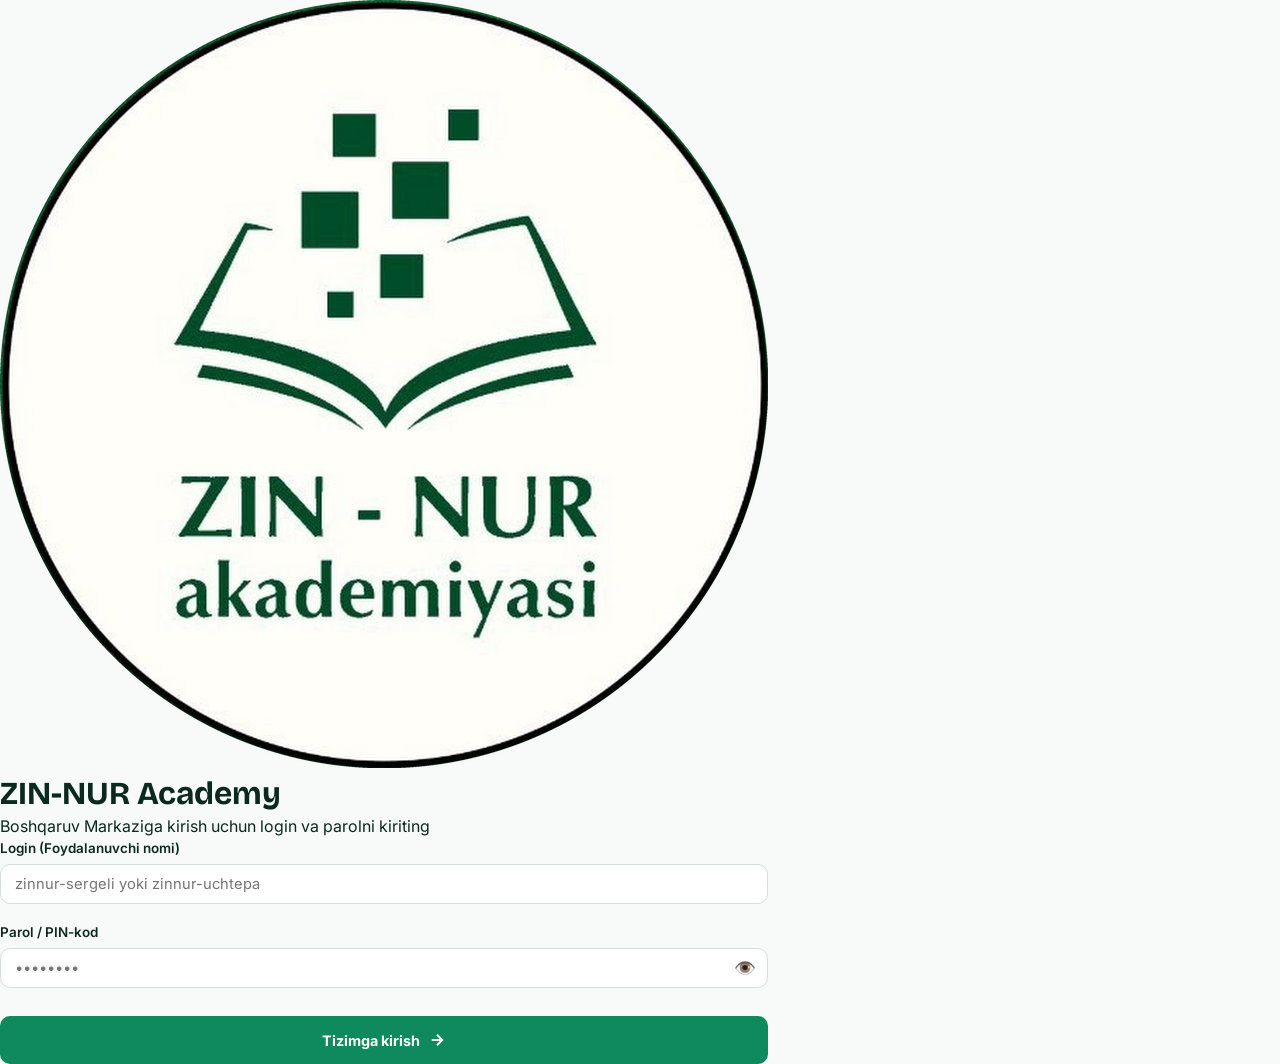
<file: admin/index.html>
<!DOCTYPE html>
<html lang="uz" data-theme="light">
<head>
  <meta charset="UTF-8">
  <meta name="viewport" content="width=device-width, initial-scale=1.0">
  <title>ZIN-NUR Academy — Boshqaruv Markazi</title>
  
  <link rel="preconnect" href="https://fonts.googleapis.com">
  <link rel="preconnect" href="https://fonts.gstatic.com" crossorigin>
  <link href="https://fonts.googleapis.com/css2?family=Bricolage+Grotesque:opsz,wght@12..96,600;12..96,700;12..96,800&family=Inter:wght@400;500;600;700&family=Fira+Code:wght@400;500&display=swap" rel="stylesheet">
  
  <link rel="stylesheet" href="admin.css">
  <link rel="icon" type="image/png" sizes="447x447" href="/icon.png">
<link rel="apple-touch-icon" href="/icon.png">
</head>
<body>

  <!-- ==========================================
       1. ADMIN AUTH SCREEN
       ========================================== -->
  <div class="admin-auth-screen" id="adminAuthScreen">
    <div class="auth-card">
      <div class="auth-logo">
        <img src="logo-mark.png" alt="ZIN-NUR Logo" onerror="this.src='./logo-mark.png'">
      </div>
      <div class="auth-header">
        <h1>ZIN-NUR Academy</h1>
        <p data-i18n="authSubtitle">Boshqaruv Markaziga kirish uchun login va parolni kiriting</p>
      </div>

      <form id="adminLoginForm" action="javascript:void(0);" onsubmit="if(event)event.preventDefault(); window.adminApp && window.adminApp.handleAdminLogin(event); return false;">
        <div class="form-group">
          <label class="form-label" for="adminLogin" data-i18n="lblLogin">Login (Foydalanuvchi nomi)</label>
          <input type="text" id="adminLogin" class="form-control" placeholder="zinnur-sergeli yoki zinnur-uchtepa" required autocomplete="username">
        </div>

        <div class="form-group">
          <label class="form-label" for="adminPassword" data-i18n="lblPassword">Parol / Maxfiy kod</label>
          <div class="password-field-wrapper" style="position:relative;">
            <input type="password" id="adminPassword" class="form-control" placeholder="••••••••" required autocomplete="current-password" style="padding-right:44px;">
            <button type="button" id="btnToggleAdminPass" style="position:absolute; right:12px; top:50%; transform:translateY(-50%); background:none; border:none; color:var(--text-muted); cursor:pointer; font-size:1.1rem;" title="Ko'rsatish/Yashirish">👁️</button>
          </div>
        </div>

        <div id="authErrorMessage" style="display:none; color:#DC2626; font-size:0.85rem; font-weight:600; margin-bottom:10px; background:#FEE2E2; padding:8px 12px; border-radius:6px;"></div>

        <button type="submit" class="btn btn-primary" id="btnSubmitAdminLogin" style="width:100%; margin-top:10px; padding:14px; font-weight:700;">
          <span data-i18n="btnEnterSystem">Tizimga kirish</span>
          <svg width="18" height="18" viewBox="0 0 24 24" fill="none" stroke="currentColor" stroke-width="2.5">
            <line x1="5" y1="12" x2="19" y2="12"/>
            <polyline points="12 5 19 12 12 19"/>
          </svg>
        </button>
      </form>
    </div>
  </div>

  <!-- ==========================================
       2. MAIN ADMIN LAYOUT
       ========================================== -->
  <div class="admin-layout" id="adminLayout" style="display:none;">
    
    <!-- SIDEBAR NAVIGATION -->
    <aside class="admin-sidebar" id="adminSidebar">
      <div class="sidebar-header">
        <div class="sidebar-logo">
          <img src="logo-mark.png" alt="ZIN-NUR" onerror="this.src='./logo-mark.png'">
        </div>
        <div class="sidebar-title">
          <h2>ZIN-NUR</h2>
          <span data-i18n="adminPortalTitle">Boshqaruv Markazi</span>
        </div>
      </div>

      <nav class="sidebar-nav">
        <div class="nav-section-title" data-i18n="navMainSection">Asosiy Bo'limlar</div>
        <div class="nav-item active" data-tab="dashboard">
          <svg viewBox="0 0 24 24" fill="none" stroke="currentColor"><rect x="3" y="3" width="7" height="7" rx="1"/><rect x="14" y="3" width="7" height="7" rx="1"/><rect x="14" y="14" width="7" height="7" rx="1"/><rect x="3" y="14" width="7" height="7" rx="1"/></svg>
          <span data-i18n="navDashboard">Bosh sahifa</span>
        </div>

        <div class="nav-item" data-tab="teachers">
          <svg viewBox="0 0 24 24" fill="none" stroke="currentColor"><path d="M17 21v-2a4 4 0 00-4-4H5a4 4 0 00-4 4v2"/><circle cx="9" cy="7" r="4"/><path d="M23 21v-2a4 4 0 00-3-3.87"/><path d="M16 3.13a4 4 0 010 7.75"/></svg>
          <span data-i18n="navTeachers">Ustozalar va Bandlik</span>
        </div>

        <div class="nav-item" data-tab="courses">
          <svg viewBox="0 0 24 24" fill="none" stroke="currentColor"><path d="M4 19.5A2.5 2.5 0 016.5 17H20"/><path d="M6.5 2H20v20H6.5A2.5 2.5 0 014 19.5v-15A2.5 2.5 0 016.5 2z"/></svg>
          <span data-i18n="navCourses">Kurslar va Sig'im</span>
        </div>

        <div class="nav-item" data-tab="schedule">
          <svg viewBox="0 0 24 24" fill="none" stroke="currentColor"><rect x="3" y="4" width="18" height="18" rx="2"/><line x1="16" y1="2" x2="16" y2="6"/><line x1="8" y1="2" x2="8" y2="6"/><line x1="3" y1="10" x2="21" y2="10"/></svg>
          <span data-i18n="navSchedule">Dars Jadvali</span>
        </div>

        <div class="nav-item" data-tab="bookings">
          <svg viewBox="0 0 24 24" fill="none" stroke="currentColor"><path d="M14 2H6a2 2 0 00-2 2v16a2 2 0 002 2h12a2 2 0 002-2V8z"/><polyline points="14 2 14 8 20 8"/><line x1="16" y1="13" x2="8" y2="13"/><line x1="16" y1="17" x2="8" y2="17"/></svg>
          <span data-i18n="navBookings">Arizalar</span>
        </div>

        <div class="nav-item" data-tab="holidays">
          <svg viewBox="0 0 24 24" fill="none" stroke="currentColor"><path d="M5 3v18M19 3v18M5 12h14"/></svg>
          <span data-i18n="navHolidays">Bayramlar & Dam olish</span>
        </div>

        <div class="nav-section-title" data-i18n="navIntegrationSection">Integratsiyalar & Kod</div>
        <div class="nav-item" data-tab="sheets">
          <svg viewBox="0 0 24 24" fill="none" stroke="currentColor"><path d="M21 12V7H5a2 2 0 010-4h14v4"/><path d="M3 5v14a2 2 0 002 2h16v-5"/><path d="M18 12a2 2 0 100 4 2 2 0 000-4z"/></svg>
          <span data-i18n="navSheets">Google Sheets Sync</span>
        </div>

        <div class="nav-item" data-tab="backup">
          <svg viewBox="0 0 24 24" fill="none" stroke="currentColor"><path d="M21 15v4a2 2 0 01-2 2H5a2 2 0 01-2-2v-4"/><polyline points="7 10 12 15 17 10"/><line x1="12" y1="15" x2="12" y2="3"/></svg>
          <span data-i18n="navBackup">Zaxira nusxasi (JSON)</span>
        </div>

        <div class="nav-item" data-tab="code">
          <svg viewBox="0 0 24 24" fill="none" stroke="currentColor"><polyline points="16 18 22 12 16 6"/><polyline points="8 6 2 12 8 18"/></svg>
          <span data-i18n="navCode">Sayt Avto Kodi</span>
        </div>

        <div class="nav-item" data-tab="settings">
          <svg viewBox="0 0 24 24" fill="none" stroke="currentColor"><circle cx="12" cy="12" r="3"/><path d="M19.4 15a1.65 1.65 0 00.33 1.82l.06.06a2 2 0 010 2.83 2 2 0 01-2.83 0l-.06-.06a1.65 1.65 0 00-1.82-.33 1.65 1.65 0 00-1 1.51V21a2 2 0 01-2 2 2 2 0 01-2-2v-.09A1.65 1.65 0 009 19.4a1.65 1.65 0 00-1.82.33l-.06.06a2 2 0 01-2.83 0 2 2 0 010-2.83l.06-.06a1.65 1.65 0 00.33-1.82 1.65 1.65 0 00-1.51-1H3a2 2 0 01-2-2 2 2 0 012-2h.09A1.65 1.65 0 004.6 9a1.65 1.65 0 00-.33-1.82l-.06-.06a2 2 0 010-2.83 2 2 0 012.83 0l.06.06a1.65 1.65 0 001.82.33H9a1.65 1.65 0 001-1.51V3a2 2 0 012-2 2 2 0 012 2v.09a1.65 1.65 0 001 1.51 1.65 1.65 0 001.82-.33l.06-.06a2 2 0 012.83 0 2 2 0 010 2.83l-.06.06a1.65 1.65 0 00-.33 1.82V9a1.65 1.65 0 001.51 1H21a2 2 0 012 2 2 2 0 01-2 2h-.09a1.65 1.65 0 00-1.51 1z"/></svg>
          <span data-i18n="navSettings">Xavfsizlik & Sozlamalar</span>
        </div>
      </nav>

      <div class="sidebar-footer">
        <div class="user-profile-widget">
          <div class="user-avatar">A</div>
          <div class="user-info">
            <div class="name">Administrator</div>
            <div class="role" id="displayAdminRole">Super Admin</div>
          </div>
          <button type="button" class="btn btn-secondary btn-icon" id="btnLogout" title="Chiqish">
            <svg width="16" height="16" viewBox="0 0 24 24" fill="none" stroke="currentColor" stroke-width="2"><path d="M9 21H5a2 2 0 01-2-2V5a2 2 0 012-2h4"/><polyline points="16 17 21 12 16 7"/><line x1="21" y1="12" x2="9" y2="12"/></svg>
          </button>
        </div>
      </div>
    </aside>

    <!-- MAIN CONTENT AREA -->
    <main class="admin-main">
      
      <!-- TOP HEADER BAR -->
      <header class="admin-header">
        <div class="header-left">
          <button class="mobile-menu-toggle" id="btnToggleSidebar" aria-label="Menu">
            <svg width="20" height="20" viewBox="0 0 24 24" fill="none" stroke="currentColor" stroke-width="2"><line x1="3" y1="12" x2="21" y2="12"/><line x1="3" y1="6" x2="21" y2="6"/><line x1="3" y1="18" x2="21" y2="18"/></svg>
          </button>
          
          <div class="status-badge">
            <span class="status-dot"></span>
            <span data-i18n="onlineStatus">Tizim online faol</span>
          </div>
        </div>

        <div class="header-right">
          <a href="./index.html" target="_blank" class="btn btn-secondary" id="btnViewSite" style="text-decoration:none;">
            <svg width="15" height="15" viewBox="0 0 24 24" fill="none" stroke="currentColor" stroke-width="2"><path d="M18 13v6a2 2 0 01-2 2H5a2 2 0 01-2-2V8a2 2 0 012-2h6"/><polyline points="15 3 21 3 21 9"/><line x1="10" y1="14" x2="21" y2="3"/></svg>
            <span data-i18n="viewSite">Saytni ko'rish</span>
          </a>

          <button type="button" class="btn btn-primary" id="btnSaveGlobal">
            <svg width="15" height="15" viewBox="0 0 24 24" fill="none" stroke="currentColor" stroke-width="2"><path d="M19 21H5a2 2 0 01-2-2V5a2 2 0 012-2h11l5 5v11a2 2 0 01-2 2z"/><polyline points="17 21 17 13 7 13 7 21"/><polyline points="7 3 7 8 15 8"/></svg>
            <span data-i18n="saveConfig">Saqlash</span>
          </button>

          <!-- Language Switcher -->
          <div class="lang-switcher">
            <button type="button" class="lang-btn active" data-lang="uz">UZ</button>
            <button type="button" class="lang-btn" data-lang="ru">RU</button>
            <button type="button" class="lang-btn" data-lang="en">EN</button>
          </div>
        </div>
      </header>

      <!-- DYNAMIC VIEWS CONTAINER -->
      <div class="admin-content">

        <!-- VIEW: DASHBOARD -->
        <section class="page-view active" id="view-dashboard">
          <div class="page-header">
            <div class="page-header-title">
              <h1 data-i18n="adminTitle">Boshqaruv paneli</h1>
              <p data-i18n="subtitle">ZIN-NUR akademiyasi saytining real vaqt rejimidagi sozlamalari</p>
            </div>
          </div>

          <!-- Stats Grid -->
          <div class="stats-grid">
            <div class="stat-card" onclick="adminApp.switchTab('teachers')">
              <div class="stat-icon-wrapper emerald">
                <svg width="24" height="24" viewBox="0 0 24 24" fill="none" stroke="currentColor" stroke-width="2"><path d="M17 21v-2a4 4 0 00-4-4H5a4 4 0 00-4 4v2"/><circle cx="9" cy="7" r="4"/><path d="M23 21v-2a4 4 0 00-3-3.87"/><path d="M16 3.13a4 4 0 010 7.75"/></svg>
              </div>
              <div class="stat-info">
                <span class="label" data-i18n="statTeachers">Ustozalar soni</span>
                <div class="value" id="statTeachersCount">0</div>
                <span class="link" data-i18n="allTeachers">Barcha o'qituvchilar →</span>
              </div>
            </div>

            <div class="stat-card" onclick="adminApp.switchTab('courses')">
              <div class="stat-icon-wrapper blue">
                <svg width="24" height="24" viewBox="0 0 24 24" fill="none" stroke="currentColor" stroke-width="2"><path d="M4 19.5A2.5 2.5 0 016.5 17H20"/><path d="M6.5 2H20v20H6.5A2.5 2.5 0 014 19.5v-15A2.5 2.5 0 016.5 2z"/></svg>
              </div>
              <div class="stat-info">
                <span class="label" data-i18n="statCourses">Faol kurslar</span>
                <div class="value" id="statCoursesCount">0</div>
                <span class="link" data-i18n="allCourses">Barcha kurslar →</span>
              </div>
            </div>

            <div class="stat-card" onclick="adminApp.switchTab('bookings')">
              <div class="stat-icon-wrapper amber">
                <svg width="24" height="24" viewBox="0 0 24 24" fill="none" stroke="currentColor" stroke-width="2"><path d="M14 2H6a2 2 0 00-2 2v16a2 2 0 002 2h12a2 2 0 002-2V8z"/><polyline points="14 2 14 8 20 8"/></svg>
              </div>
              <div class="stat-info">
                <span class="label" data-i18n="statBookings">Arizalar soni</span>
                <div class="value" id="statBookingsCount">0</div>
                <span class="link" data-i18n="allBookings">Jami qabul qilingan →</span>
              </div>
            </div>

            <div class="stat-card" onclick="adminApp.switchTab('holidays')">
              <div class="stat-icon-wrapper purple">
                <svg width="24" height="24" viewBox="0 0 24 24" fill="none" stroke="currentColor" stroke-width="2"><rect x="3" y="4" width="18" height="18" rx="2"/><line x1="16" y1="2" x2="16" y2="6"/><line x1="8" y1="2" x2="8" y2="6"/><line x1="3" y1="10" x2="21" y2="10"/></svg>
              </div>
              <div class="stat-info">
                <span class="label" data-i18n="statHolidays">Bayram kunlari</span>
                <div class="value" id="statHolidaysCount">0</div>
                <span class="link" data-i18n="blockedDates">Bloklangan sanalar →</span>
              </div>
            </div>
          </div>

          <!-- Quick Actions Section -->
          <h2 style="font-family:var(--font-heading); font-size:1.3rem; margin-bottom:16px;" data-i18n="quickActionsTitle">⚡ Tezkor amallar</h2>
          <div class="quick-actions-grid">
            <div class="action-card" id="qaAddTeacher" data-action="add-teacher" onclick="window.adminApp && window.adminApp.openTeacherModal()">
              <div class="action-card-header">
                <div class="action-card-icon">
                  <svg width="20" height="20" viewBox="0 0 24 24" fill="none" stroke="currentColor" stroke-width="2"><path d="M16 21v-2a4 4 0 00-4-4H5a4 4 0 00-4 4v2"/><circle cx="8.5" cy="7" r="4"/><line x1="20" y1="8" x2="20" y2="14"/><line x1="23" y1="11" x2="17" y2="11"/></svg>
                </div>
              </div>
              <h3 data-i18n="qaAddTeacherTitle">Yangi ustoza qo'shish</h3>
              <p data-i18n="qaAddTeacherDesc">Ism, kurs va ish vaqtini belgilash</p>
            </div>

            <div class="action-card" id="qaAddCourse" data-action="add-course" onclick="window.adminApp && window.adminApp.openCourseModal()">
              <div class="action-card-header">
                <div class="action-card-icon">
                  <svg width="20" height="20" viewBox="0 0 24 24" fill="none" stroke="currentColor" stroke-width="2"><path d="M12 5v14M5 12h14"/></svg>
                </div>
              </div>
              <h3 data-i18n="qaAddCourseTitle">Yangi kurs qo'shish</h3>
              <p data-i18n="qaAddCourseDesc">Nom, vaqt oralig'i va sig'im</p>
            </div>

            <div class="action-card" id="qaHours" data-action="nav-tab" data-tab="teachers" onclick="window.adminApp && window.adminApp.switchTab('teachers')">
              <div class="action-card-header">
                <div class="action-card-icon">
                  <svg width="20" height="20" viewBox="0 0 24 24" fill="none" stroke="currentColor" stroke-width="2"><circle cx="12" cy="12" r="10"/><polyline points="12 6 12 12 16 14"/></svg>
                </div>
              </div>
              <h3 data-i18n="qaHoursTitle">Ish vaqtlarini sozlash</h3>
              <p data-i18n="qaHoursDesc">Dam olish kunlari va soatlar</p>
            </div>

            <div class="action-card" id="qaAddHoliday" data-action="add-holiday" onclick="window.adminApp && window.adminApp.openHolidayModal()">
              <div class="action-card-header">
                <div class="action-card-icon">
                  <svg width="20" height="20" viewBox="0 0 24 24" fill="none" stroke="currentColor" stroke-width="2"><rect x="3" y="4" width="18" height="18" rx="2"/><line x1="16" y1="2" x2="16" y2="6"/><line x1="8" y1="2" x2="8" y2="6"/></svg>
                </div>
              </div>
              <h3 data-i18n="qaHolidayTitle">Bayram sanasini kiritish</h3>
              <p data-i18n="qaHolidayDesc">Saytda yozilishni yopish</p>
            </div>
          </div>
        </section>

        <!-- VIEW: TEACHERS -->
        <section class="page-view" id="view-teachers">
          <div class="page-header">
            <div class="page-header-title">
              <h1 data-i18n="teachersHeader">👩‍🏫 Ustozalar va ularning bandligi</h1>
              <p data-i18n="teachersSub">O'qituvchilar ro'yxati, ish soatlari va dam olish kunlari boshqaruvi.</p>
            </div>
            <button type="button" class="btn btn-primary" id="btnOpenAddTeacher" data-action="add-teacher" onclick="window.adminApp && window.adminApp.openTeacherModal()">
              <svg width="16" height="16" viewBox="0 0 24 24" fill="none" stroke="currentColor" stroke-width="2"><line x1="12" y1="5" x2="12" y2="19"/><line x1="5" y1="12" x2="19" y2="12"/></svg>
              <span data-i18n="addTeacher">Yangi ustoza qo'shish</span>
            </button>
          </div>

          <div class="table-card">
            <div class="table-toolbar">
              <div class="search-box">
                <svg viewBox="0 0 24 24" fill="none" stroke="currentColor"><circle cx="11" cy="11" r="8"/><line x1="21" y1="21" x2="16.65" y2="16.65"/></svg>
                <input type="text" id="searchTeacherInput" placeholder="Ustozani qidirish..." data-i18n-placeholder="searchTeacher">
              </div>
            </div>

            <div class="custom-table-container">
              <table class="custom-table">
                <thead>
                  <tr>
                    <th data-i18n="colTeacherName">Ustozaning F.I.Sh.</th>
                    <th data-i18n="colLogin">Login / PIN</th>
                    <th data-i18n="colCourses">Biriktirilgan kurslar</th>
                    <th data-i18n="colWorkHours">Ish vaqti</th>
                    <th data-i18n="colDaysOff">Dam olish kunlari</th>
                    <th data-i18n="colActions">Amallar</th>
                  </tr>
                </thead>
                <tbody id="teachersTableBody"></tbody>
              </table>
            </div>
          </div>
        </section>

        <!-- VIEW: COURSES -->
        <section class="page-view" id="view-courses">
          <div class="page-header">
            <div class="page-header-title">
              <h1 data-i18n="coursesHeader">Barcha Kurslar va Guruh Sig'imi</h1>
              <p data-i18n="coursesDesc">Kurslarni tahrirlash, yangisini qo'shish yoki o'chirish.</p>
            </div>
            <button type="button" class="btn btn-primary" id="btnOpenAddCourse" data-action="add-course" onclick="window.adminApp && window.adminApp.openCourseModal()">
              <svg width="16" height="16" viewBox="0 0 24 24" fill="none" stroke="currentColor" stroke-width="2"><line x1="12" y1="5" x2="12" y2="19"/><line x1="5" y1="12" x2="19" y2="12"/></svg>
              <span data-i18n="addCourse">Yangi kurs qo'shish</span>
            </button>
          </div>

          <div class="table-card">
            <div class="custom-table-container">
              <table class="custom-table">
                <thead>
                  <tr>
                    <th data-i18n="colCourseName">Kurs nomi</th>
                    <th data-i18n="colStartTime">Boshlanish vaqti</th>
                    <th data-i18n="colSlotStep">Slot qadami</th>
                    <th data-i18n="colCapacity">Guruh sig'imi</th>
                    <th data-i18n="colTeachers">Biriktirilgan ustozlar</th>
                    <th data-i18n="colStatus">Status</th>
                    <th data-i18n="colActions">Amallar</th>
                  </tr>
                </thead>
                <tbody id="coursesTableBody"></tbody>
              </table>
            </div>
          </div>
        </section>

        <!-- VIEW: SCHEDULE -->
        <section class="page-view" id="view-schedule">
          <div class="page-header">
            <div class="page-header-title">
              <h1 data-i18n="scheduleHeader">Dars Jadvali</h1>
              <p data-i18n="scheduleSub">O'qituvchilar ish soatlari, kurslar va arizalar asosida shakllangan dars jadvali.</p>
            </div>
            <button type="button" class="btn btn-secondary" id="btnRefreshSchedule" data-action="refresh-schedule" onclick="window.adminApp && window.adminApp.renderScheduleTable()">
              <svg width="15" height="15" viewBox="0 0 24 24" fill="none" stroke="currentColor" stroke-width="2"><path d="M23 4v6h-6"/><path d="M1 20v-6h6"/><path d="M3.51 9a9 9 0 0114.85-3.36L23 10M1 14l4.64 4.36A9 9 0 0020.49 15"/></svg>
              <span data-i18n="refreshData">Yangilash</span>
            </button>
          </div>

          <div class="table-card">
            <div class="table-toolbar" style="flex-wrap:wrap; gap:12px;">
              <div class="filter-group" style="display:flex; flex-wrap:wrap; gap:10px; width:100%;">
                <input type="date" class="filter-select" id="scheduleDateFilter" style="min-width:160px;">
                <select class="filter-select" id="scheduleCourseFilter"><option value="">Barcha kurslar</option></select>
                <select class="filter-select" id="scheduleTeacherFilter"><option value="">Barcha ustozlar</option></select>
                <select class="filter-select" id="scheduleStatusFilter">
                  <option value="">Barcha statuslar</option>
                  <option value="Kutilmoqda">Kutilmoqda</option>
                  <option value="Tasdiqlangan">Tasdiqlangan</option>
                  <option value="Bekor qilingan">Bekor qilingan</option>
                  <option value="Yakunlangan">Yakunlangan</option>
                </select>
              </div>
            </div>

            <div class="custom-table-container">
              <table class="custom-table">
                <thead>
                  <tr>
                    <th data-i18n="colDate">Sana & Vaqt</th>
                    <th data-i18n="colSelectedCourse">Kurs</th>
                    <th data-i18n="colSelectedTeacher">Ustoza</th>
                    <th data-i18n="colStudent">Talaba / Guruh</th>
                    <th data-i18n="colStatus">Status</th>
                    <th data-i18n="colActions">Amallar</th>
                  </tr>
                </thead>
                <tbody id="scheduleTableBody">
                  <tr><td colspan="6" style="text-align:center; padding:32px; color:var(--text-muted);">Darslar jadvali yuklanmoqda...</td></tr>
                </tbody>
              </table>
            </div>
          </div>
        </section>

        <!-- VIEW: BOOKINGS -->
        <section class="page-view" id="view-bookings">
          <div class="page-header">
            <div class="page-header-title">
              <h1 data-i18n="bookingsHeader">Talabalar Arizalari</h1>
              <p data-i18n="bookingsSub">Sayt orqali kelib tushgan barcha ro'yxatdan o'tish arizalari.</p>
            </div>
            <div style="display:flex; gap:8px;">
              <button type="button" class="btn btn-secondary" id="btnRefreshBookings" data-action="refresh-bookings" onclick="window.adminApp && window.adminApp.renderBookingsTable()">
                <svg width="15" height="15" viewBox="0 0 24 24" fill="none" stroke="currentColor" stroke-width="2"><path d="M23 4v6h-6"/><path d="M1 20v-6h6"/><path d="M3.51 9a9 9 0 0114.85-3.36L23 10M1 14l4.64 4.36A9 9 0 0020.49 15"/></svg>
                <span data-i18n="refreshData">Yangilash</span>
              </button>
              <button type="button" class="btn btn-secondary" id="btnExportCsv">
                <svg width="15" height="15" viewBox="0 0 24 24" fill="none" stroke="currentColor" stroke-width="2"><path d="M21 15v4a2 2 0 01-2 2H5a2 2 0 01-2-2v-4"/><polyline points="7 10 12 15 17 10"/><line x1="12" y1="15" x2="12" y2="3"/></svg>
                <span data-i18n="exportCsv">CSV Eksport</span>
              </button>
            </div>
          </div>

          <div class="table-card">
            <div class="table-toolbar">
              <div class="search-box">
                <svg viewBox="0 0 24 24" fill="none" stroke="currentColor"><circle cx="11" cy="11" r="8"/><line x1="21" y1="21" x2="16.65" y2="16.65"/></svg>
                <input type="text" id="searchBookingInput" placeholder="Ism yoki telefon..." data-i18n-placeholder="searchBooking">
              </div>
            </div>

            <div class="custom-table-container">
              <table class="custom-table">
                <thead>
                  <tr>
                    <th data-i18n="colDate">Sana & Vaqt</th>
                    <th data-i18n="colStudent">Talaba F.I.Sh</th>
                    <th data-i18n="colPhone">Telefon</th>
                    <th data-i18n="colSelectedCourse">Kurs</th>
                    <th data-i18n="colSelectedTeacher">Tanlangan Ustoza</th>
                    <th data-i18n="colStatus">Status</th>
                    <th data-i18n="colActions">Amallar</th>
                  </tr>
                </thead>
                <tbody id="bookingsTableBody"></tbody>
              </table>
            </div>
          </div>
        </section>

        <!-- VIEW: HOLIDAYS -->
        <section class="page-view" id="view-holidays">
          <div class="page-header">
            <div class="page-header-title">
              <h1 data-i18n="holidaysHeader">Bayramlar va Dam Olish Kunlari</h1>
              <p data-i18n="holidaysDesc">Bu sanalarda butun sayt bo'ylab barcha vaqtlar bloklanadi.</p>
            </div>
            <button type="button" class="btn btn-primary" id="btnOpenAddHoliday" data-action="add-holiday" onclick="window.adminApp && window.adminApp.openHolidayModal()">
              <svg width="16" height="16" viewBox="0 0 24 24" fill="none" stroke="currentColor" stroke-width="2"><line x1="12" y1="5" x2="12" y2="19"/><line x1="5" y1="12" x2="19" y2="12"/></svg>
              <span data-i18n="addHoliday">Bayram sanasini qo'shish</span>
            </button>
          </div>

          <div class="table-card">
            <div class="custom-table-container">
              <table class="custom-table">
                <thead>
                  <tr>
                    <th data-i18n="colHolidayDate">Sana</th>
                    <th data-i18n="colHolidayName">Bayram nomi</th>
                    <th data-i18n="colActions">Amallar</th>
                  </tr>
                </thead>
                <tbody id="holidaysTableBody"></tbody>
              </table>
            </div>
          </div>
        </section>

        <!-- VIEW: GOOGLE SHEETS -->
        <section class="page-view" id="view-sheets">
          <div class="page-header">
            <div class="page-header-title">
              <h1 data-i18n="sheetsHeader">Google Apps Script / Sheets bilan sinxronlash</h1>
              <p data-i18n="sheetsDesc">Google Apps Script URL manzilingizni kiriting va barcha o'zgarishlarni to'g'ridan-to'g'ri jadvalga saqlang.</p>
            </div>
          </div>

          <div class="table-card" style="padding:28px;">
            <div class="form-group">
              <label class="form-label" for="googleScriptUrl">Google Script Web App URL</label>
              <input type="url" id="googleScriptUrl" class="form-control" placeholder="https://script.google.com/macros/s/.../exec">
            </div>

            <div style="display:flex; flex-wrap:wrap; gap:12px; margin-top:20px;">
              <button type="button" class="btn btn-primary" id="btnSyncToSheets" data-i18n="saveToSheets">Google Sheets ga saqlash</button>
              <button type="button" class="btn btn-secondary" id="btnFetchFromSheets" data-i18n="fetchFromSheets">Google Sheets dan yuklab olish</button>
            </div>
          </div>
        </section>

        <!-- VIEW: BACKUP JSON -->
        <section class="page-view" id="view-backup">
          <div class="page-header">
            <div class="page-header-title">
              <h1 data-i18n="backupHeader">Zaxira nusxasi (Backup JSON)</h1>
              <p data-i18n="backupDesc">Barcha ustozalar, kurslar, jadvallar va sanalarni to'liq kompyuteringizga yuklab oling yoki fayldan qayta tiklang.</p>
            </div>
          </div>

          <div class="table-card" style="padding:28px; display:flex; flex-wrap:wrap; gap:16px;">
            <button type="button" class="btn btn-primary" id="btnDownloadJson" data-i18n="downloadJson">JSON yuklab olish</button>
            <button type="button" class="btn btn-secondary" id="btnRestoreJson" data-i18n="restoreJson">JSON dan tiklash</button>
            <input type="file" id="jsonFileInput" accept=".json" style="display:none;">
          </div>
        </section>

        <!-- VIEW: CODE GENERATOR -->
        <section class="page-view" id="view-code">
          <div class="page-header">
            <div class="page-header-title">
              <h1 data-i18n="codeHeader">Sayt uchun Avtomatik Tayyor Kod</h1>
              <p data-i18n="codeDesc">Joriy sozlamalar asosida avtomatik yaratilgan kodingiz.</p>
            </div>
            <button type="button" class="btn btn-primary" id="btnCopyCode" data-i18n="copyCode">Kodni nusxalash</button>
          </div>

          <div class="code-viewer-card">
            <div class="code-viewer-header">
              <div class="code-tabs">
                <button type="button" class="code-tab active" id="tabScriptJs" onclick="adminApp.switchCodeTab('script')">Sayt kodi (script.js)</button>
                <button type="button" class="code-tab" id="tabCodeGs" onclick="adminApp.switchCodeTab('gs')">Google Script (Code.gs)</button>
              </div>
            </div>
            <pre class="code-pre" id="generatedScriptJs">// Dynamic script loading...</pre>
            <pre class="code-pre" id="generatedCodeGs" style="display:none;">// Code.gs loading...</pre>
          </div>
        </section>

        <!-- VIEW: SETTINGS & SECURITY -->
        <section class="page-view" id="view-settings">
          <div class="page-header">
            <div class="page-header-title">
              <h1 data-i18n="settingsHeader">Xavfsizlik & Administrator Sozlamalari</h1>
              <p data-i18n="settingsDesc">Boshqaruv paneliga kirish uchun login va parolni yangilang.</p>
            </div>
          </div>

          <div class="table-card" style="padding:28px; max-width:620px;">
            <form id="formChangeCredentials">
              <div class="form-group" style="margin-bottom:18px;">
                <label class="form-label" for="settingCurrentPassword" data-i18n="lblCurrentPassword">Joriy parol</label>
                <input type="password" id="settingCurrentPassword" class="form-control" placeholder="Joriy parolingizni kiriting" required autocomplete="current-password">
              </div>

              <div class="form-group" style="margin-bottom:18px;">
                <label class="form-label" for="settingNewLogin" data-i18n="lblNewLogin">Yangi Login (Foydalanuvchi nomi)</label>
                <input type="text" id="settingNewLogin" class="form-control" placeholder="Masalan: zinnur-uchtepa" required autocomplete="username">
              </div>

              <div class="form-group" style="margin-bottom:18px;">
                <label class="form-label" for="settingNewPassword" data-i18n="lblNewPassword">Yangi Parol</label>
                <input type="password" id="settingNewPassword" class="form-control" placeholder="Yangi kuchli parol kiriting" required autocomplete="new-password">
              </div>

              <div class="form-group" style="margin-bottom:24px;">
                <label class="form-label" for="settingConfirmPassword" data-i18n="lblConfirmPassword">Yangi parolni tasdiqlang</label>
                <input type="password" id="settingConfirmPassword" class="form-control" placeholder="Yangi parolni qayta kiriting" required autocomplete="new-password">
              </div>

              <div id="settingsFeedback" style="display:none; padding:12px 16px; border-radius:8px; margin-bottom:18px; font-size:0.9rem;"></div>

              <button type="submit" class="btn btn-primary" id="btnSaveCredentials">
                <svg width="16" height="16" viewBox="0 0 24 24" fill="none" stroke="currentColor" stroke-width="2"><path d="M19 21H5a2 2 0 01-2-2V5a2 2 0 012-2h11l5 5v11a2 2 0 01-2 2z"/><polyline points="17 21 17 13 7 13 7 21"/><polyline points="7 3 7 8 15 8"/></svg>
                <span data-i18n="btnUpdateCredentials">Login va Parolni Yangilash</span>
              </button>
            </form>
          </div>
        </section>

      </div>
    </main>
  </div>

  <!-- ==========================================
       MODALS
       ========================================== -->

  <!-- TEACHER MODAL -->
  <div class="modal-overlay" id="modalTeacher">
    <div class="modal-container">
      <div class="modal-header">
        <h3 id="modalTeacherTitle" data-i18n="addTeacher">Yangi ustoza qo'shish</h3>
        <button type="button" class="modal-close-btn" data-close-modal>
          <svg width="20" height="20" viewBox="0 0 24 24" fill="none" stroke="currentColor" stroke-width="2"><line x1="18" y1="6" x2="6" y2="18"/><line x1="6" y1="6" x2="18" y2="18"/></svg>
        </button>
      </div>

      <form id="formTeacher" action="javascript:void(0);">
        <div class="modal-body">
          <div class="form-group">
            <label class="form-label" for="teacherName" data-i18n="lblTeacherName">Ustozaning to'liq ismi</label>
            <input type="text" id="teacherName" class="form-control" required placeholder="Masalan: Fotima Ustoza">
          </div>

          <div style="display:grid; grid-template-columns: 1fr 1fr; gap:16px;">
            <div class="form-group">
              <label class="form-label" for="teacherLogin" data-i18n="lblTeacherPhone">Telefon raqami (Login)</label>
              <input type="text" id="teacherLogin" class="form-control" required placeholder="+998 90 123 45 67">
            </div>

            <div class="form-group">
              <label class="form-label" for="teacherPin" data-i18n="lblPin">PIN-kod / Parol</label>
              <div style="display:flex; gap:8px;">
                <input type="text" id="teacherPin" class="form-control" required placeholder="4821">
                <button type="button" class="btn btn-secondary" id="btnGenPin" style="white-space:nowrap;" data-i18n="genPin">🎲 PIN</button>
              </div>
            </div>
          </div>

          <div class="form-group">
            <label class="form-label" data-i18n="colCourses">Biriktirilgan kurslar</label>
            <div class="days-chips-group" id="teacherCoursesCheckboxes" style="flex-direction:column; align-items:flex-start;"></div>
          </div>

          <!-- Weekly Per-Day Schedule Editor -->
          <div class="form-group" style="margin-top:16px;">
            <div style="display:flex; justify-content:space-between; align-items:center; margin-bottom:10px; flex-wrap:wrap; gap:8px;">
              <label class="form-label" style="margin-bottom:0; font-weight:700; color:var(--text-main);">
                📅 Haftalik Ish Jadvali & Soatlari (Kunbay sozlash)
              </label>
              <button type="button" class="btn btn-secondary" id="btnCopyMonToAll" style="font-size:0.75rem; padding:4px 10px; border-radius:6px;">
                ⚡ Dushanba vaqtini barcha ish kunlariga qo'llash
              </button>
            </div>
            
            <div class="weekly-schedule-grid" id="teacherWeeklyScheduleGrid" style="display:flex; flex-direction:column; gap:8px; background:var(--bg-main); padding:12px; border-radius:10px; border:1px solid var(--border-color);">
              <!-- 7 Days rows generated or rendered -->
            </div>
          </div>

          <input type="hidden" id="teacherStartTime" value="09:00">
          <input type="hidden" id="teacherEndTime" value="17:00">
        </div>

        <div class="modal-footer">
          <button type="button" class="btn btn-secondary" data-close-modal data-i18n="cancel">Bekor qilish</button>
          <button type="submit" class="btn btn-primary" id="btnSubmitTeacherForm">
            <svg width="16" height="16" viewBox="0 0 24 24" fill="none" stroke="currentColor" stroke-width="2.5"><polyline points="20 6 9 17 4 12"/></svg>
            <span data-i18n="save">Saqlash (Qo'shish)</span>
          </button>
        </div>
      </form>
    </div>
  </div>

  <!-- COURSE MODAL -->
  <div class="modal-overlay" id="modalCourse">
    <div class="modal-container">
      <div class="modal-header">
        <h3 id="modalCourseTitle" data-i18n="addCourse">Yangi kurs qo'shish</h3>
        <button type="button" class="modal-close-btn" data-close-modal>
          <svg width="20" height="20" viewBox="0 0 24 24" fill="none" stroke="currentColor" stroke-width="2"><line x1="18" y1="6" x2="6" y2="18"/><line x1="6" y1="6" x2="18" y2="18"/></svg>
        </button>
      </div>

      <form id="formCourse" action="javascript:void(0);">
        <div class="modal-body">
          <div class="form-group">
            <label class="form-label" for="courseName" data-i18n="colCourseName">Kurs nomi</label>
            <input type="text" id="courseName" class="form-control" required placeholder="Masalan: Nurli Bolajon">
          </div>

          <div style="display:grid; grid-template-columns: 1fr 1fr; gap:16px;">
            <div class="form-group">
              <label class="form-label" for="courseStartTime" data-i18n="colStartTime">Boshlanish soati</label>
              <input type="time" id="courseStartTime" class="form-control" value="09:00" required>
            </div>

            <div class="form-group">
              <label class="form-label" for="courseEndTime" data-i18n="colEndTime">Tugash soati</label>
              <input type="time" id="courseEndTime" class="form-control" value="17:00" required>
            </div>
          </div>

          <div style="display:grid; grid-template-columns: 1fr 1fr; gap:16px;">
            <div class="form-group">
              <label class="form-label" for="courseSlotDuration" data-i18n="colSlotStep">Slot qadami (daqiqa)</label>
              <input type="number" id="courseSlotDuration" class="form-control" value="30" min="10" step="5" required>
            </div>

            <div class="form-group">
              <label class="form-label" for="courseCapacity" data-i18n="colCapacity">Guruh sig'imi (kishi)</label>
              <input type="number" id="courseCapacity" class="form-control" value="4" min="1" required>
            </div>
          </div>

          <div class="form-group">
            <label class="form-label" data-i18n="lblExcludedDays">Dars o'tkazilmaydigan kunlar</label>
            <div class="days-chips-group">
              <label class="day-chip-label"><input type="checkbox" name="courseExcludedDays" value="1"><span>Dush</span></label>
              <label class="day-chip-label"><input type="checkbox" name="courseExcludedDays" value="2"><span>Sesh</span></label>
              <label class="day-chip-label"><input type="checkbox" name="courseExcludedDays" value="3"><span>Chor</span></label>
              <label class="day-chip-label"><input type="checkbox" name="courseExcludedDays" value="4"><span>Pay</span></label>
              <label class="day-chip-label"><input type="checkbox" name="courseExcludedDays" value="5"><span>Jum</span></label>
              <label class="day-chip-label"><input type="checkbox" name="courseExcludedDays" value="6"><span>Shan</span></label>
              <label class="day-chip-label"><input type="checkbox" name="courseExcludedDays" value="0"><span>Yak</span></label>
            </div>
          </div>
        </div>

        <div class="modal-footer">
          <button type="button" class="btn btn-secondary" data-close-modal data-i18n="cancel">Bekor qilish</button>
          <button type="submit" class="btn btn-primary" id="btnSubmitCourseForm">
            <svg width="16" height="16" viewBox="0 0 24 24" fill="none" stroke="currentColor" stroke-width="2.5"><polyline points="20 6 9 17 4 12"/></svg>
            <span data-i18n="save">Saqlash (Qo'shish)</span>
          </button>
        </div>
      </form>
    </div>
  </div>

  <!-- HOLIDAY MODAL -->
  <div class="modal-overlay" id="modalHoliday">
    <div class="modal-container">
      <div class="modal-header">
        <h3 data-i18n="addHoliday">Bayram sanasini qo'shish</h3>
        <button type="button" class="modal-close-btn" data-close-modal>
          <svg width="20" height="20" viewBox="0 0 24 24" fill="none" stroke="currentColor" stroke-width="2"><line x1="18" y1="6" x2="6" y2="18"/><line x1="6" y1="6" x2="18" y2="18"/></svg>
        </button>
      </div>

      <form id="formHoliday" action="javascript:void(0);">
        <div class="modal-body">
          <div class="form-group">
            <label class="form-label" for="holidayDate" data-i18n="colHolidayDate">Sana tanlang</label>
            <input type="date" id="holidayDate" class="form-control" required>
          </div>

          <div class="form-group">
            <label class="form-label" for="holidayName" data-i18n="colHolidayName">Bayram nomi</label>
            <input type="text" id="holidayName" class="form-control" required placeholder="Masalan: Mustaqillik kuni">
          </div>
        </div>

        <div class="modal-footer">
          <button type="button" class="btn btn-secondary" data-close-modal data-i18n="cancel">Bekor qilish</button>
          <button type="submit" class="btn btn-primary" id="btnSubmitHolidayForm">
            <svg width="16" height="16" viewBox="0 0 24 24" fill="none" stroke="currentColor" stroke-width="2.5"><polyline points="20 6 9 17 4 12"/></svg>
            <span data-i18n="save">Saqlash (Qo'shish)</span>
          </button>
        </div>
      </form>
    </div>
  </div>

  <!-- CONFIRM DELETE MODAL -->
  <div class="modal-overlay" id="modalConfirm">
    <div class="modal-container" style="max-width:420px;">
      <div class="modal-header">
        <h3 id="confirmModalTitle" data-i18n="confirmDeleteTitle">O'chirishni tasdiqlaysizmi?</h3>
        <button type="button" class="modal-close-btn" data-close-modal>
          <svg width="20" height="20" viewBox="0 0 24 24" fill="none" stroke="currentColor" stroke-width="2"><line x1="18" y1="6" x2="6" y2="18"/><line x1="6" y1="6" x2="18" y2="18"/></svg>
        </button>
      </div>

      <div class="modal-body">
        <p id="confirmModalDesc" style="color:var(--text-muted);" data-i18n="confirmDeleteDesc">Bu amalni ortga qaytarib bo'lmaydi.</p>
      </div>

      <div class="modal-footer">
        <button type="button" class="btn btn-secondary" data-close-modal data-i18n="cancel">Bekor qilish</button>
        <button type="button" class="btn btn-danger" id="btnConfirmAction" data-i18n="confirmDeleteBtn">Ha, o'chirilsin</button>
      </div>
    </div>
  </div>

  <!-- TOAST NOTIFICATIONS CONTAINER -->
  <div id="toastContainer"></div>

  <script src="admin.js"></script>
</body>
</html>
</file>
<file: admin/admin.css>
/* ==========================================================================
   ZIN-NUR AKADEMIYASI - ADMIN DASHBOARD STYLESHEET
   Brand Palette: Emerald #0F8A5F, Deep Emerald #0B6B49, Ink #04231A, Mint #E8F8F1
   ========================================================================== */

:root {
  --font-primary: 'Plus Jakarta Sans', 'Inter', -apple-system, BlinkMacSystemFont, "Segoe UI", Roboto, sans-serif;
  --font-heading: 'Bricolage Grotesque', sans-serif;

  --emerald-900: #04231A;
  --emerald-800: #072B20;
  --emerald-700: #0B6B49;
  --emerald-600: #0F8A5F;
  --emerald-500: #10B981;
  --emerald-400: #3DD68C;
  --emerald-100: #D1FAE5;
  --mint-50: #E8F8F1;
  --mint-100: #DCF3E9;

  --radius-xl: 20px;
  --radius-lg: 14px;
  --radius-md: 10px;
  --radius-sm: 6px;
  --radius-full: 9999px;

  --transition-fast: 0.18s ease;
  --transition-normal: 0.26s ease;
}

/* LIGHT THEME */
html[data-theme="light"] {
  --bg-app: #F8FAF9;
  --bg-surface: #FFFFFF;
  --bg-sidebar: #062319;
  --sidebar-text: #E6F4EE;
  --sidebar-text-muted: #8EABA0;
  --sidebar-hover: rgba(255, 255, 255, 0.07);
  --sidebar-active: #0F8A5F;

  --text-main: #0B291F;
  --text-soft: #52675E;
  --text-muted: #849990;

  --border-color: #E2EBE6;
  --border-hover: #CBD9D1;

  --card-bg: #FFFFFF;
  --card-shadow: 0 4px 20px rgba(11, 41, 31, 0.05), 0 1px 3px rgba(11, 41, 31, 0.03);
  --modal-overlay: rgba(4, 35, 26, 0.65);

  --table-header-bg: #F3F8F5;
  --table-hover-row: #F7FCFA;
  --table-border: #E8F0EB;

  --input-bg: #FFFFFF;
  --input-border: #D2E0D8;
  --input-focus-border: #0F8A5F;
}

/* DARK THEME */
html[data-theme="dark"] {
  --bg-app: #071712;
  --bg-surface: #0E221B;
  --bg-sidebar: #05140F;
  --sidebar-text: #E6F4EE;
  --sidebar-text-muted: #7E9C91;
  --sidebar-hover: rgba(255, 255, 255, 0.05);
  --sidebar-active: #0F8A5F;

  --text-main: #EAF7F1;
  --text-soft: #A3BD82;
  --text-muted: #738F84;

  --border-color: #1A362D;
  --border-hover: #294D41;

  --card-bg: #0E221B;
  --card-shadow: 0 8px 30px rgba(0, 0, 0, 0.4);
  --modal-overlay: rgba(0, 0, 0, 0.8);

  --table-header-bg: #0A1B15;
  --table-hover-row: #122B22;
  --table-border: #183329;

  --input-bg: #091A14;
  --input-border: #224237;
  --input-focus-border: #3DD68C;
}

/* RESET & BASE */
*, *::before, *::after {
  box-sizing: border-box;
  margin: 0;
  padding: 0;
}

body {
  font-family: var(--font-primary);
  background-color: var(--bg-app);
  color: var(--text-main);
  line-height: 1.5;
  -webkit-font-smoothing: antialiased;
  min-height: 100vh;
  overflow-x: hidden;
  transition: background-color var(--transition-normal), color var(--transition-normal);
}

h1, h2, h3, h4, h5, h6 {
  font-family: var(--font-heading);
  font-weight: 700;
  line-height: 1.25;
}

/* ==========================================================================
   APP LAYOUT & SIDEBAR
   ========================================================================== */
.app-layout {
  display: flex;
  min-height: 100vh;
}

.sidebar {
  width: 280px;
  background: var(--bg-sidebar);
  color: var(--sidebar-text);
  display: flex;
  flex-direction: column;
  position: fixed;
  top: 0;
  bottom: 0;
  left: 0;
  z-index: 100;
  transition: transform var(--transition-normal);
}

.sidebar-header {
  padding: 24px 22px;
  display: flex;
  align-items: center;
  justify-content: space-between;
  border-bottom: 1px solid rgba(255, 255, 255, 0.08);
}

.sidebar-brand {
  display: flex;
  align-items: center;
  gap: 12px;
}

.logo-mark {
  width: 44px;
  height: 44px;
  border-radius: var(--radius-md);
  background: linear-gradient(135deg, var(--emerald-600), var(--emerald-800));
  color: #FFFFFF;
  display: flex;
  align-items: center;
  justify-content: center;
  flex-shrink: 0;
  box-shadow: 0 4px 14px rgba(15, 138, 95, 0.4);
}

.sidebar-brand .brand-text h3 {
  font-size: 1.15rem;
  color: #FFFFFF;
}

.sidebar-brand .brand-text span {
  font-size: 0.72rem;
  text-transform: uppercase;
  letter-spacing: 0.1em;
  color: var(--emerald-400);
}

.sidebar-close-mobile {
  display: none;
}

.sidebar-nav {
  flex: 1;
  padding: 18px 12px;
  overflow-y: auto;
  display: flex;
  flex-direction: column;
  gap: 4px;
}

.nav-item {
  display: flex;
  align-items: center;
  gap: 12px;
  padding: 12px 16px;
  background: transparent;
  border: none;
  color: var(--sidebar-text-muted);
  font-family: var(--font-primary);
  font-size: 0.92rem;
  font-weight: 600;
  border-radius: var(--radius-md);
  cursor: pointer;
  width: 100%;
  text-align: left;
  transition: all var(--transition-fast);
  position: relative;
}

.nav-item svg {
  width: 20px;
  height: 20px;
  flex-shrink: 0;
}

.nav-item:hover {
  background: var(--sidebar-hover);
  color: #FFFFFF;
}

.nav-item.active {
  background: var(--sidebar-active);
  color: #FFFFFF;
  box-shadow: 0 4px 14px rgba(15, 138, 95, 0.35);
}

.nav-badge {
  margin-left: auto;
  font-size: 0.75rem;
  padding: 2px 8px;
  border-radius: var(--radius-full);
  background: rgba(255, 255, 255, 0.15);
  color: #FFFFFF;
}

.nav-badge.highlight {
  background: #3DD68C;
  color: #04231A;
  font-weight: 700;
}

.sidebar-footer {
  padding: 16px 20px;
  border-top: 1px solid rgba(255, 255, 255, 0.08);
  display: flex;
  flex-direction: column;
  gap: 12px;
}

.live-status-pill {
  display: flex;
  align-items: center;
  gap: 8px;
  font-size: 0.78rem;
  color: var(--sidebar-text-muted);
}

.pulse-dot {
  width: 8px;
  height: 8px;
  border-radius: 50%;
  background: var(--emerald-400);
  box-shadow: 0 0 0 0 rgba(61, 214, 140, 0.7);
  animation: pulseDot 2s infinite;
}

@keyframes pulseDot {
  0% { box-shadow: 0 0 0 0 rgba(61, 214, 140, 0.7); }
  70% { box-shadow: 0 0 0 8px rgba(61, 214, 140, 0); }
  100% { box-shadow: 0 0 0 0 rgba(61, 214, 140, 0); }
}

/* ==========================================================================
   MAIN WRAPPER & TOPBAR
   ========================================================================== */
.main-wrapper {
  margin-left: 280px;
  flex: 1;
  display: flex;
  flex-direction: column;
  min-width: 0;
}

.topbar {
  position: sticky;
  top: 0;
  z-index: 90;
  height: 74px;
  background: var(--bg-surface);
  border-bottom: 1px solid var(--border-color);
  padding: 0 28px;
  display: flex;
  align-items: center;
  justify-content: space-between;
  gap: 16px;
  transition: background var(--transition-normal), border-color var(--transition-normal);
}

.topbar-left {
  display: flex;
  align-items: center;
  gap: 14px;
}

.mobile-menu-btn {
  display: none;
}

.page-title-box h1 {
  font-size: 1.35rem;
  color: var(--text-main);
}

.page-title-box p {
  font-size: 0.82rem;
  color: var(--text-soft);
}

.topbar-right {
  display: flex;
  align-items: center;
  gap: 12px;
}

.direct-site-btn {
  text-decoration: none;
}

.lang-picker {
  display: flex;
  background: var(--bg-app);
  border: 1px solid var(--border-color);
  border-radius: var(--radius-full);
  padding: 2px;
  gap: 2px;
}

.lang-btn {
  border: none;
  background: transparent;
  color: var(--text-soft);
  font-family: var(--font-primary);
  font-size: 0.74rem;
  font-weight: 700;
  padding: 5px 9px;
  border-radius: var(--radius-full);
  cursor: pointer;
  transition: all var(--transition-fast);
}

.lang-btn.active {
  background: var(--emerald-600);
  color: #FFFFFF;
}

.theme-toggle-btn {
  width: 38px;
  height: 38px;
  border-radius: 50%;
  border: 1px solid var(--border-color);
  background: var(--bg-surface);
  color: var(--text-main);
  cursor: pointer;
  display: flex;
  align-items: center;
  justify-content: center;
  transition: transform var(--transition-fast);
}

.theme-toggle-btn:hover {
  transform: scale(1.05);
}

.theme-toggle-btn svg {
  width: 18px;
  height: 18px;
}

html[data-theme="light"] .theme-toggle-btn .icon-sun { display: none; }
html[data-theme="dark"] .theme-toggle-btn .icon-moon { display: none; }

/* ==========================================================================
   CONTENT BODY & TABS
   ========================================================================== */
.content-body {
  flex: 1;
  padding: 28px;
}

.tab-pane {
  display: none;
  animation: tabFade 0.3s ease forwards;
}

.tab-pane.active {
  display: block;
}

@keyframes tabFade {
  from { opacity: 0; transform: translateY(8px); }
  to { opacity: 1; transform: translateY(0); }
}

/* ==========================================================================
   CARDS & GRIDS
   ========================================================================== */
.stats-grid {
  display: grid;
  grid-template-columns: repeat(auto-fit, minmax(220px, 1fr));
  gap: 18px;
  margin-bottom: 24px;
}

.stat-card {
  background: var(--card-bg);
  border: 1px solid var(--border-color);
  border-radius: var(--radius-lg);
  padding: 22px 20px;
  box-shadow: var(--card-shadow);
  display: flex;
  align-items: center;
  gap: 16px;
  transition: transform var(--transition-fast), border-color var(--transition-fast);
}

.stat-card:hover {
  transform: translateY(-2px);
  border-color: var(--border-hover);
}

.stat-icon {
  width: 52px;
  height: 52px;
  border-radius: var(--radius-md);
  display: flex;
  align-items: center;
  justify-content: center;
  flex-shrink: 0;
}

.stat-icon svg {
  width: 26px;
  height: 26px;
}

.stat-icon.emerald { background: var(--mint-50); color: var(--emerald-600); }
.stat-icon.blue { background: #EFF6FF; color: #2563EB; }
.stat-icon.purple { background: #F5F3FF; color: #7C3AED; }
.stat-icon.amber { background: #FFFBEB; color: #D97706; }

html[data-theme="dark"] .stat-icon.emerald { background: rgba(16, 185, 129, 0.15); color: #3DD68C; }
html[data-theme="dark"] .stat-icon.blue { background: rgba(37, 99, 235, 0.15); color: #60A5FA; }
html[data-theme="dark"] .stat-icon.purple { background: rgba(124, 58, 237, 0.15); color: #A78BFA; }
html[data-theme="dark"] .stat-icon.amber { background: rgba(217, 119, 6, 0.15); color: #FBBF24; }

.stat-info {
  display: flex;
  flex-direction: column;
}

.stat-label {
  font-size: 0.8rem;
  color: var(--text-soft);
  font-weight: 500;
}

.stat-val {
  font-size: 1.65rem;
  font-family: var(--font-heading);
  color: var(--text-main);
  line-height: 1.1;
  margin: 3px 0 2px;
}

.stat-sub {
  font-size: 0.74rem;
  color: var(--text-muted);
}

.dashboard-split {
  display: grid;
  grid-template-columns: 1.2fr 1fr;
  gap: 24px;
}

.card {
  background: var(--card-bg);
  border: 1px solid var(--border-color);
  border-radius: var(--radius-lg);
  box-shadow: var(--card-shadow);
  overflow: hidden;
}

.card.full-width {
  grid-column: 1 / -1;
}

.card-header {
  padding: 18px 22px;
  border-bottom: 1px solid var(--border-color);
  display: flex;
  align-items: center;
  justify-content: space-between;
}

.card-header h3 {
  font-size: 1.05rem;
  color: var(--text-main);
}

.card-body {
  padding: 22px;
}

.quick-actions-grid {
  display: grid;
  grid-template-columns: 1fr 1fr;
  gap: 14px;
}

.quick-action-btn {
  background: var(--bg-app);
  border: 1px solid var(--border-color);
  border-radius: var(--radius-md);
  padding: 16px;
  text-align: left;
  cursor: pointer;
  display: flex;
  flex-direction: column;
  gap: 6px;
  transition: all var(--transition-fast);
}

.quick-action-btn:hover {
  background: var(--bg-surface);
  border-color: var(--emerald-600);
  transform: translateY(-2px);
}

.qa-icon {
  color: var(--emerald-600);
  margin-bottom: 2px;
}

.qa-icon svg {
  width: 22px;
  height: 22px;
}

.quick-action-btn strong {
  font-size: 0.92rem;
  color: var(--text-main);
}

.quick-action-btn span {
  font-size: 0.78rem;
  color: var(--text-soft);
}

/* ==========================================================================
   BUTTONS & FORM CONTROLS
   ========================================================================== */
.btn {
  display: inline-flex;
  align-items: center;
  justify-content: center;
  gap: 8px;
  font-family: var(--font-primary);
  font-size: 0.9rem;
  font-weight: 600;
  padding: 10px 18px;
  border-radius: var(--radius-md);
  border: 1px solid transparent;
  cursor: pointer;
  transition: all var(--transition-fast);
  white-space: nowrap;
}

.btn-primary {
  background: var(--emerald-600);
  color: #FFFFFF;
}

.btn-primary:hover {
  background: var(--emerald-700);
}

.btn-outline {
  background: transparent;
  border-color: var(--border-color);
  color: var(--text-main);
}

.btn-outline:hover {
  background: var(--border-color);
}

.btn-danger {
  background: #DC2626;
  color: #FFFFFF;
}

.btn-danger:hover {
  background: #B91C1C;
}

.btn-sm {
  padding: 7px 13px;
  font-size: 0.82rem;
}

.btn-xs {
  padding: 4px 9px;
  font-size: 0.74rem;
}

.btn-block {
  width: 100%;
}

.btn-icon {
  width: 36px;
  height: 36px;
  border-radius: var(--radius-md);
  border: 1px solid var(--border-color);
  background: transparent;
  color: var(--text-main);
  display: inline-flex;
  align-items: center;
  justify-content: center;
  cursor: pointer;
}

.btn-group {
  display: flex;
  align-items: center;
  gap: 8px;
}

.form-group {
  margin-bottom: 18px;
}

.form-group label {
  display: block;
  font-size: 0.84rem;
  font-weight: 600;
  color: var(--text-main);
  margin-bottom: 6px;
}

.form-group label .req {
  color: #DC2626;
}

.form-control, .form-select {
  width: 100%;
  padding: 10px 14px;
  font-family: var(--font-primary);
  font-size: 0.92rem;
  border: 1.5px solid var(--input-border);
  border-radius: var(--radius-md);
  background: var(--input-bg);
  color: var(--text-main);
  outline: none;
  transition: border-color var(--transition-fast);
}

.form-control:focus, .form-select:focus {
  border-color: var(--input-focus-border);
}

.form-row {
  display: grid;
  grid-template-columns: 1fr 1fr;
  gap: 14px;
}

.tab-top-bar {
  display: flex;
  align-items: center;
  justify-content: space-between;
  gap: 16px;
  margin-bottom: 22px;
}

.search-filter-box {
  display: flex;
  align-items: center;
  gap: 12px;
}

.search-input-wrap {
  position: relative;
  min-width: 260px;
}

.search-input-wrap svg {
  position: absolute;
  left: 12px;
  top: 50%;
  transform: translateY(-50%);
  width: 17px;
  height: 17px;
  color: var(--text-muted);
}

.search-input-wrap input {
  width: 100%;
  padding: 9px 14px 9px 36px;
  border-radius: var(--radius-md);
  border: 1.5px solid var(--border-color);
  background: var(--card-bg);
  color: var(--text-main);
  font-size: 0.88rem;
  outline: none;
}

.search-input-wrap input:focus {
  border-color: var(--emerald-600);
}

.section-banner {
  background: var(--mint-50);
  border: 1px solid var(--mint-100);
  border-radius: var(--radius-lg);
  padding: 18px 22px;
  display: flex;
  align-items: flex-start;
  gap: 16px;
  margin-bottom: 22px;
}

html[data-theme="dark"] .section-banner {
  background: rgba(15, 138, 95, 0.12);
  border-color: rgba(15, 138, 95, 0.25);
}

.banner-icon {
  width: 40px;
  height: 40px;
  border-radius: var(--radius-md);
  background: var(--emerald-600);
  color: #FFFFFF;
  display: flex;
  align-items: center;
  justify-content: center;
  flex-shrink: 0;
}

.banner-icon svg {
  width: 20px;
  height: 20px;
}

.section-banner h3 {
  font-size: 1.05rem;
  color: var(--text-main);
  margin-bottom: 4px;
}

.section-banner p {
  font-size: 0.85rem;
  color: var(--text-soft);
}

/* ==========================================================================
   TEACHERS CARDS & GRID
   ========================================================================== */
.teachers-grid {
  display: grid;
  grid-template-columns: repeat(auto-fill, minmax(310px, 1fr));
  gap: 20px;
}

.teacher-card {
  background: var(--card-bg);
  border: 1px solid var(--border-color);
  border-radius: var(--radius-lg);
  box-shadow: var(--card-shadow);
  padding: 20px;
  display: flex;
  flex-direction: column;
  transition: all var(--transition-fast);
}

.teacher-card:hover {
  transform: translateY(-2px);
  border-color: var(--border-hover);
}

.teacher-card-top {
  display: flex;
  align-items: center;
  gap: 14px;
  margin-bottom: 14px;
}

.teacher-avatar {
  width: 48px;
  height: 48px;
  border-radius: 50%;
  background: linear-gradient(135deg, var(--emerald-600), var(--emerald-800));
  color: #FFFFFF;
  display: flex;
  align-items: center;
  justify-content: center;
  font-weight: 700;
  font-size: 1.1rem;
  flex-shrink: 0;
}

.teacher-name-box h4 {
  font-size: 1.05rem;
  color: var(--text-main);
}

.teacher-hours-badge {
  font-size: 0.74rem;
  color: var(--emerald-700);
  font-weight: 600;
  background: var(--mint-50);
  padding: 2px 8px;
  border-radius: var(--radius-full);
  display: inline-block;
  margin-top: 2px;
}

html[data-theme="dark"] .teacher-hours-badge {
  background: rgba(61, 214, 140, 0.15);
  color: var(--emerald-400);
}

.teacher-courses-tags {
  display: flex;
  flex-wrap: wrap;
  gap: 6px;
  margin-bottom: 16px;
  flex: 1;
}

.course-tag {
  font-size: 0.74rem;
  font-weight: 600;
  padding: 4px 10px;
  border-radius: var(--radius-full);
  background: var(--bg-app);
  color: var(--text-soft);
  border: 1px solid var(--border-color);
}

.teacher-card-schedule {
  border-top: 1px solid var(--border-color);
  padding-top: 12px;
  margin-bottom: 14px;
  font-size: 0.8rem;
  color: var(--text-soft);
}

.teacher-card-schedule strong {
  color: var(--text-main);
}

.teacher-card-actions {
  display: flex;
  align-items: center;
  gap: 8px;
  margin-top: auto;
}

.teacher-quick-list {
  display: flex;
  flex-direction: column;
  gap: 12px;
}

.t-quick-item {
  display: flex;
  align-items: center;
  justify-content: space-between;
  padding: 10px 14px;
  border-radius: var(--radius-md);
  background: var(--bg-app);
  border: 1px solid var(--border-color);
}

.t-quick-info {
  display: flex;
  align-items: center;
  gap: 10px;
}

.t-quick-avatar {
  width: 32px;
  height: 32px;
  border-radius: 50%;
  background: var(--emerald-600);
  color: #fff;
  display: flex;
  align-items: center;
  justify-content: center;
  font-size: 0.82rem;
  font-weight: 700;
}

/* ==========================================================================
   SCHEDULE & BOOKINGS TABLES
   ========================================================================== */
.schedule-table-wrap, .bookings-table-wrap {
  background: var(--card-bg);
  border: 1px solid var(--border-color);
  border-radius: var(--radius-lg);
  box-shadow: var(--card-shadow);
  overflow-x: auto;
}

.custom-table {
  width: 100%;
  border-collapse: collapse;
  text-align: left;
  font-size: 0.88rem;
}

.custom-table th {
  background: var(--table-header-bg);
  color: var(--text-soft);
  font-weight: 600;
  font-size: 0.78rem;
  text-transform: uppercase;
  letter-spacing: 0.04em;
  padding: 14px 18px;
  border-bottom: 1px solid var(--table-border);
  white-space: nowrap;
}

.custom-table td {
  padding: 14px 18px;
  border-bottom: 1px solid var(--table-border);
  color: var(--text-main);
  vertical-align: middle;
}

.custom-table tr:hover td {
  background: var(--table-hover-row);
}

.status-badge {
  display: inline-flex;
  align-items: center;
  gap: 6px;
  padding: 4px 10px;
  border-radius: var(--radius-full);
  font-size: 0.76rem;
  font-weight: 700;
}

.status-badge.new { background: #DBEAFE; color: #1E40AF; }
.status-badge.contacted { background: #FEF3C7; color: #92400E; }
.status-badge.confirmed { background: #DCFCE7; color: #166534; }
.status-badge.cancelled { background: #FEE2E2; color: #991B1B; }

/* ==========================================================================
   COURSES & HOLIDAYS MANAGEMENT
   ========================================================================== */
.courses-management-grid, .holidays-grid {
  display: grid;
  grid-template-columns: repeat(auto-fill, minmax(320px, 1fr));
  gap: 20px;
}

.course-config-card, .holiday-card {
  background: var(--card-bg);
  border: 1px solid var(--border-color);
  border-radius: var(--radius-lg);
  padding: 20px;
  box-shadow: var(--card-shadow);
  display: flex;
  flex-direction: column;
}

.course-config-header, .holiday-card-header {
  display: flex;
  align-items: center;
  justify-content: space-between;
  margin-bottom: 14px;
}

.course-config-header h4, .holiday-card-header h4 {
  font-size: 1.05rem;
  color: var(--text-main);
}

.holiday-date-pill {
  font-size: 1.15rem;
  font-weight: 700;
  font-family: var(--font-heading);
  color: #DC2626;
  margin-bottom: 6px;
}

/* ==========================================================================
   DAYS TOGGLE BUTTONS & CHECKBOX LIST
   ========================================================================== */
.days-toggle-group {
  display: flex;
  gap: 6px;
  flex-wrap: wrap;
  margin-top: 6px;
}

.day-toggle-btn {
  padding: 8px 12px;
  border-radius: var(--radius-md);
  border: 1.5px solid var(--border-color);
  background: var(--bg-surface);
  color: var(--text-soft);
  font-family: var(--font-primary);
  font-size: 0.82rem;
  font-weight: 600;
  cursor: pointer;
  transition: all var(--transition-fast);
}

.day-toggle-btn.active {
  background: var(--emerald-600);
  border-color: var(--emerald-700);
  color: #FFFFFF;
}

.field-hint {
  display: block;
  font-size: 0.76rem;
  color: var(--text-muted);
  margin-top: 6px;
}

.checkbox-list {
  display: flex;
  flex-direction: column;
  gap: 8px;
  max-height: 180px;
  overflow-y: auto;
  padding: 8px 12px;
  border: 1.5px solid var(--border-color);
  border-radius: var(--radius-md);
  background: var(--bg-app);
}

.checkbox-item {
  display: flex;
  align-items: center;
  gap: 10px;
  font-size: 0.88rem;
  cursor: pointer;
}

.checkbox-item input[type="checkbox"] {
  width: 17px;
  height: 17px;
  accent-color: var(--emerald-600);
  cursor: pointer;
}

/* ==========================================================================
   CODE GENERATOR & SYNC TAB
   ========================================================================== */
.sync-grid {
  display: grid;
  grid-template-columns: 1fr 1fr;
  gap: 24px;
}

.code-tab-switch {
  display: flex;
  background: var(--bg-app);
  border: 1px solid var(--border-color);
  border-radius: var(--radius-md);
  padding: 3px;
  gap: 4px;
}

.code-tab-btn {
  border: none;
  background: transparent;
  color: var(--text-soft);
  font-family: var(--font-primary);
  font-size: 0.8rem;
  font-weight: 600;
  padding: 6px 12px;
  border-radius: var(--radius-sm);
  cursor: pointer;
}

.code-tab-btn.active {
  background: var(--emerald-600);
  color: #FFFFFF;
}

.code-box-header {
  display: flex;
  align-items: center;
  justify-content: space-between;
  margin-bottom: 12px;
  font-size: 0.84rem;
  color: var(--text-soft);
}

.code-textarea {
  width: 100%;
  font-family: Consolas, Monaco, "Courier New", monospace;
  font-size: 0.84rem;
  line-height: 1.45;
  background: #061811;
  color: #83F1BD;
  padding: 16px;
  border-radius: var(--radius-md);
  border: 1px solid #143828;
  resize: vertical;
  outline: none;
}

/* ==========================================================================
   MODALS & CONFIRM DIALOGS
   ========================================================================== */
.modal-overlay {
  position: fixed;
  inset: 0;
  z-index: 500;
  background: var(--modal-overlay);
  backdrop-filter: blur(4px);
  display: flex;
  align-items: center;
  justify-content: center;
  padding: 20px;
  opacity: 0;
  visibility: hidden;
  transition: all var(--transition-fast);
}

.modal-overlay.show {
  opacity: 1;
  visibility: visible;
}

.modal-box {
  width: 100%;
  max-width: 520px;
  background: var(--card-bg);
  border: 1px solid var(--border-color);
  border-radius: var(--radius-xl);
  padding: 28px;
  box-shadow: 0 24px 60px rgba(0, 0, 0, 0.4);
  transform: translateY(16px) scale(0.96);
  transition: transform 0.25s cubic-bezier(0.16, 1, 0.3, 1);
}

.modal-overlay.show .modal-box {
  transform: translateY(0) scale(1);
}

.modal-header {
  display: flex;
  align-items: center;
  justify-content: space-between;
  margin-bottom: 20px;
}

.modal-header h3 {
  font-size: 1.2rem;
  color: var(--text-main);
}

.modal-close-btn {
  background: transparent;
  border: none;
  font-size: 1.5rem;
  color: var(--text-muted);
  cursor: pointer;
  line-height: 1;
}

.modal-close-btn:hover {
  color: #DC2626;
}

.modal-footer {
  display: flex;
  align-items: center;
  justify-content: flex-end;
  gap: 10px;
  margin-top: 24px;
}

.modal-footer.justify-center {
  justify-content: center;
}

.confirm-box {
  max-width: 420px;
  text-align: center;
}

.confirm-icon {
  width: 56px;
  height: 56px;
  border-radius: 50%;
  background: #FEE2E2;
  color: #DC2626;
  display: flex;
  align-items: center;
  justify-content: center;
  margin: 0 auto 16px;
}

.confirm-icon svg {
  width: 28px;
  height: 28px;
}

.confirm-box h3 {
  font-size: 1.2rem;
  margin-bottom: 8px;
}

.confirm-box p {
  font-size: 0.88rem;
  color: var(--text-soft);
}

/* ==========================================================================
   TOAST NOTIFICATIONS
   ========================================================================== */
.toast-container {
  position: fixed;
  bottom: 24px;
  right: 24px;
  z-index: 1000;
  display: flex;
  flex-direction: column;
  gap: 10px;
}

.toast {
  background: var(--card-bg);
  border: 1px solid var(--border-color);
  border-left: 4px solid var(--emerald-600);
  border-radius: var(--radius-md);
  padding: 14px 18px;
  box-shadow: 0 10px 30px rgba(0, 0, 0, 0.2);
  color: var(--text-main);
  font-size: 0.88rem;
  font-weight: 600;
  display: flex;
  align-items: center;
  gap: 12px;
  min-width: 280px;
  animation: toastSlideIn 0.3s cubic-bezier(0.16, 1, 0.3, 1) forwards;
}

.toast.error {
  border-left-color: #DC2626;
}

@keyframes toastSlideIn {
  from { opacity: 0; transform: translateX(40px); }
  to { opacity: 1; transform: translateX(0); }
}

/* ==========================================================================
   RESPONSIVE DESIGN
   ========================================================================== */
@media (max-width: 992px) {
  .sidebar {
    transform: translateX(-100%);
  }

  .sidebar.open {
    transform: translateX(0);
    box-shadow: 0 0 50px rgba(0, 0, 0, 0.5);
  }

  .sidebar-close-mobile {
    display: flex;
    color: #fff;
  }

  .main-wrapper {
    margin-left: 0;
  }

  .mobile-menu-btn {
    display: flex;
  }

  .dashboard-split, .sync-grid {
    grid-template-columns: 1fr;
  }
}

@media (max-width: 640px) {
  .topbar {
    padding: 0 16px;
    height: 64px;
  }

  .content-body {
    padding: 16px;
  }

  .form-row, .quick-actions-grid {
    grid-template-columns: 1fr;
  }

  .tab-top-bar {
    flex-direction: column;
    align-items: stretch;
  }

  .search-filter-box {
    flex-direction: column;
    align-items: stretch;
  }

  .direct-site-btn span {
    display: none;
  }
}
</file>
